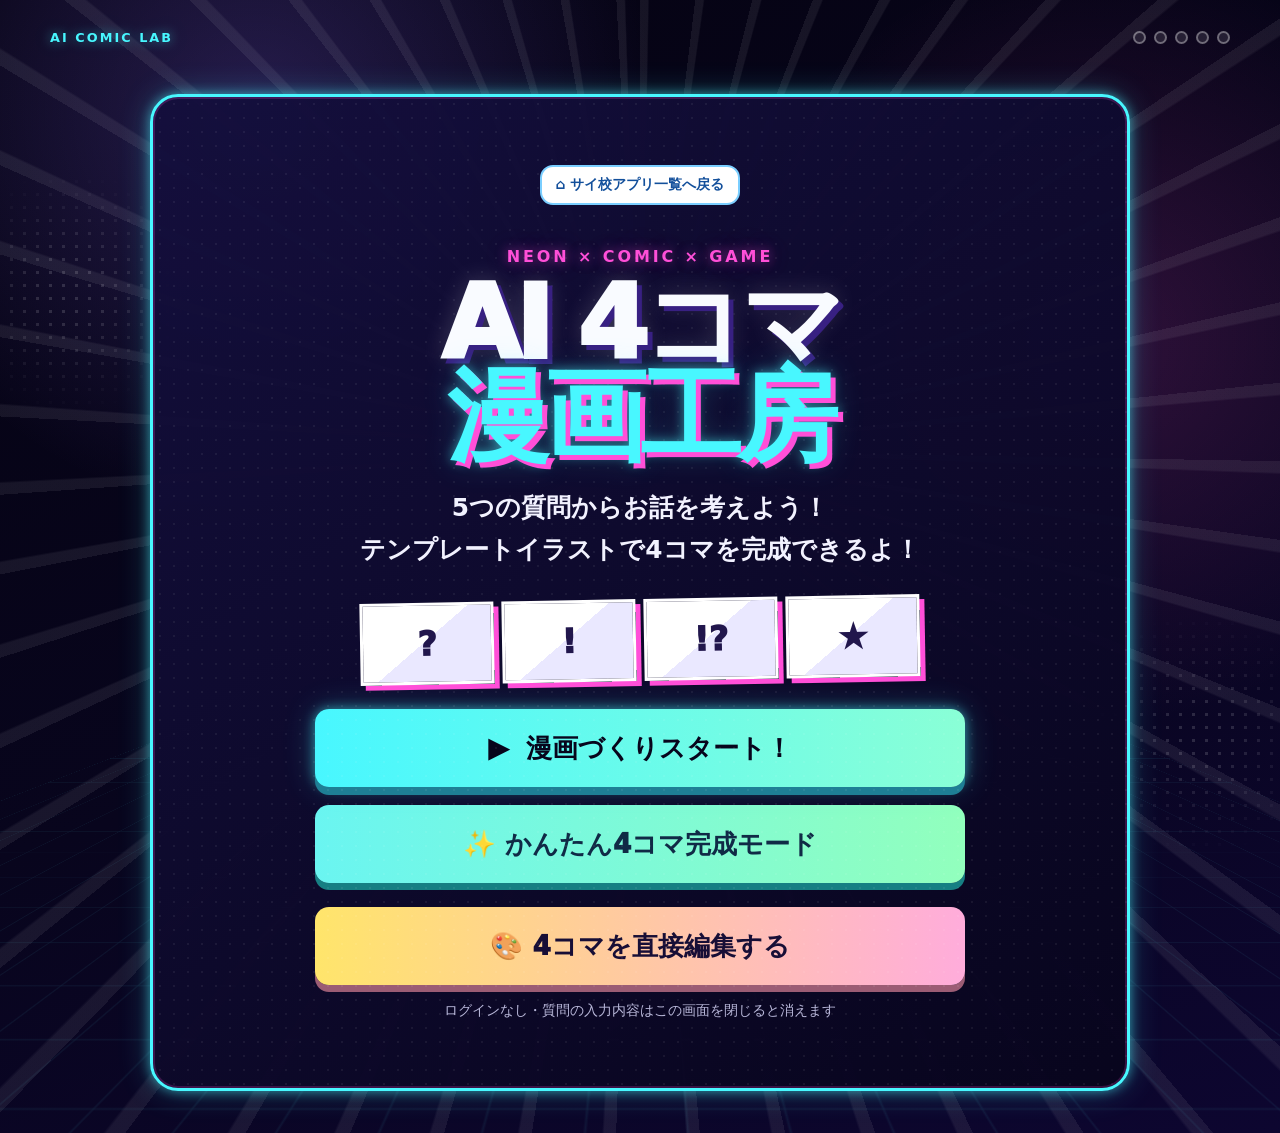
<file: index.html>
<!doctype html>
<html lang="ja">
<head>
  <meta charset="utf-8" />
  <meta name="viewport" content="width=device-width, initial-scale=1" />
  <meta name="theme-color" content="#08051d" />
  <title>AI 4コマ漫画工房</title>
  <meta name="description" content="5つの質問からストーリーを作り、画像・セリフ編集、PNG保存、A4印刷までできる無料の4コマ漫画工房。" />
  <link rel="stylesheet" href="styles.css" />
</head>
<body>
  <div class="bg-grid" aria-hidden="true"></div>
  <div class="speed-lines" aria-hidden="true"></div>
  <div class="halftone halftone-a" aria-hidden="true"></div>
  <div class="halftone halftone-b" aria-hidden="true"></div>

  <main class="app-shell" id="app">
    <header class="topbar">
      <div class="brand-mini">AI COMIC LAB</div>
      <div class="step-dots" id="stepDots" aria-label="進み具合"></div>
    </header>

    <section class="screen active" id="startScreen" aria-labelledby="appTitle">
      <div class="start-card comic-panel">
        <a href="https://selfwilled6412-cyber.github.io/base-iwakuni/saiko-apps/" style="display:inline-flex;align-items:center;gap:8px;background:#fff;color:#124f9b;font-size:14px;font-weight:900;text-decoration:none;border:2px solid #7aceff;border-radius:13px;padding:9px 14px;margin-bottom:12px">⌂ サイ校アプリ一覧へ戻る</a><div class="title-kicker">NEON × COMIC × GAME</div>
        <h1 id="appTitle">AI 4コマ<br /><span>漫画工房</span></h1>
        <p class="subtitle">5つの質問からお話を考えよう！<br />テンプレートイラストで4コマを完成できるよ！</p>
        <div class="comic-strip" aria-hidden="true">
          <span>?</span><span>!</span><span>!?</span><span>★</span>
        </div>
        <button class="primary-btn giant" id="startBtn" type="button">
          <span class="btn-icon">▶</span>
          漫画づくりスタート！
        </button>
        <a class="primary-btn giant" href="quick.html" style="display:flex;align-items:center;justify-content:center;margin:18px auto 0;text-decoration:none;background:linear-gradient(90deg,#6af5f1,#92ffbd);box-shadow:0 7px 0 #167f83;color:#102a46">✨ かんたん4コマ完成モード</a>
        <a class="primary-btn giant" href="studio.html" style="display:flex;align-items:center;justify-content:center;margin:24px auto 0;text-decoration:none;background:linear-gradient(90deg,#ffe56b,#ffacdb);box-shadow:0 7px 0 #9b5c74;color:#170e36">🎨 4コマを直接編集する</a>
        <p class="privacy-note">ログインなし・質問の入力内容はこの画面を閉じると消えます</p>
      </div>
    </section>

    <section class="screen" id="questionScreen" aria-live="polite">
      <div class="question-card comic-panel">
        <div class="question-meta">
          <span class="question-number" id="questionNumber">Q1 / 5</span>
          <span class="question-badge" id="questionBadge">主人公を決めよう！</span>
        </div>
        <h2 id="questionTitle">主人公は誰・何？</h2>
        <p class="question-help" id="questionHelp">人でも、動物でも、食べ物でも、何でもOK！</p>

        <label class="input-wrap" for="answerInput">
          <span class="input-label">ここに入力</span>
          <textarea id="answerInput" rows="3" maxlength="100" placeholder="例：メイド服を着た、がたいのいいおじさん"></textarea>
          <span class="char-count"><span id="charCount">0</span>/100</span>
        </label>

        <div class="choice-area">
          <p class="choice-title">思いつかない時は、ボタンを押してOK！</p>
          <div class="choice-grid" id="choiceGrid"></div>
          <button class="random-btn" id="randomBtn" type="button">🎲 おまかせ！</button>
        </div>

        <div class="nav-row">
          <button class="secondary-btn" id="backBtn" type="button">← 戻る</button>
          <button class="primary-btn" id="nextBtn" type="button">これでOK！ 次へ →</button>
        </div>
      </div>
    </section>

    <section class="screen" id="resultScreen" aria-labelledby="resultTitle">
      <div class="result-card comic-panel">
        <div class="success-stamp">READY!</div>
        <h2 id="resultTitle">4コマ完成準備OK！</h2>
        <p class="result-lead">下のプロンプトをコピーして、ChatGPTに貼り付けよう！</p>

        <div class="preview-strip" id="previewStrip"></div>

        <div class="prompt-box">
          <div class="prompt-head">
            <span>完成プロンプト</span>
            <span class="prompt-chip">COPY & PASTE</span>
          </div>
          <textarea id="finalPrompt" readonly aria-label="ChatGPTに貼る完成プロンプト"></textarea>
        </div>

        <button class="primary-btn giant" id="quickModeBtn" type="button" style="display:block;margin:20px auto 0;background:linear-gradient(90deg,#6af5f1,#92ffbd);box-shadow:0 7px 0 #167f83;color:#102a46">✨ イラスト付き4コマをかんたん作成！</button>
        <button class="primary-btn giant" id="openStudioBtn" type="button" style="display:block;margin:26px auto 0;background:linear-gradient(90deg,#ffe56b,#ffacdb);box-shadow:0 7px 0 #9b5c74;color:#170e36">🎨 この物語を4コマに仕上げる！</button>
        <button class="primary-btn giant copy-btn" id="copyBtn" type="button">📋 プロンプトをコピー</button>
        <div class="copy-message" id="copyMessage" role="status" aria-live="polite"></div>

        <div class="finish-actions">
          <button class="secondary-btn" id="editBtn" type="button">← 内容を直す</button>
          <button class="reset-btn" id="restartBtn" type="button">⟳ 最初からやり直す</button>
        </div>
      </div>
    </section>

    <button class="floating-reset" id="floatingReset" type="button" hidden>⟳ 最初から</button>
  </main>

  <script src="app.js"></script>
</body>
</html>
</file>
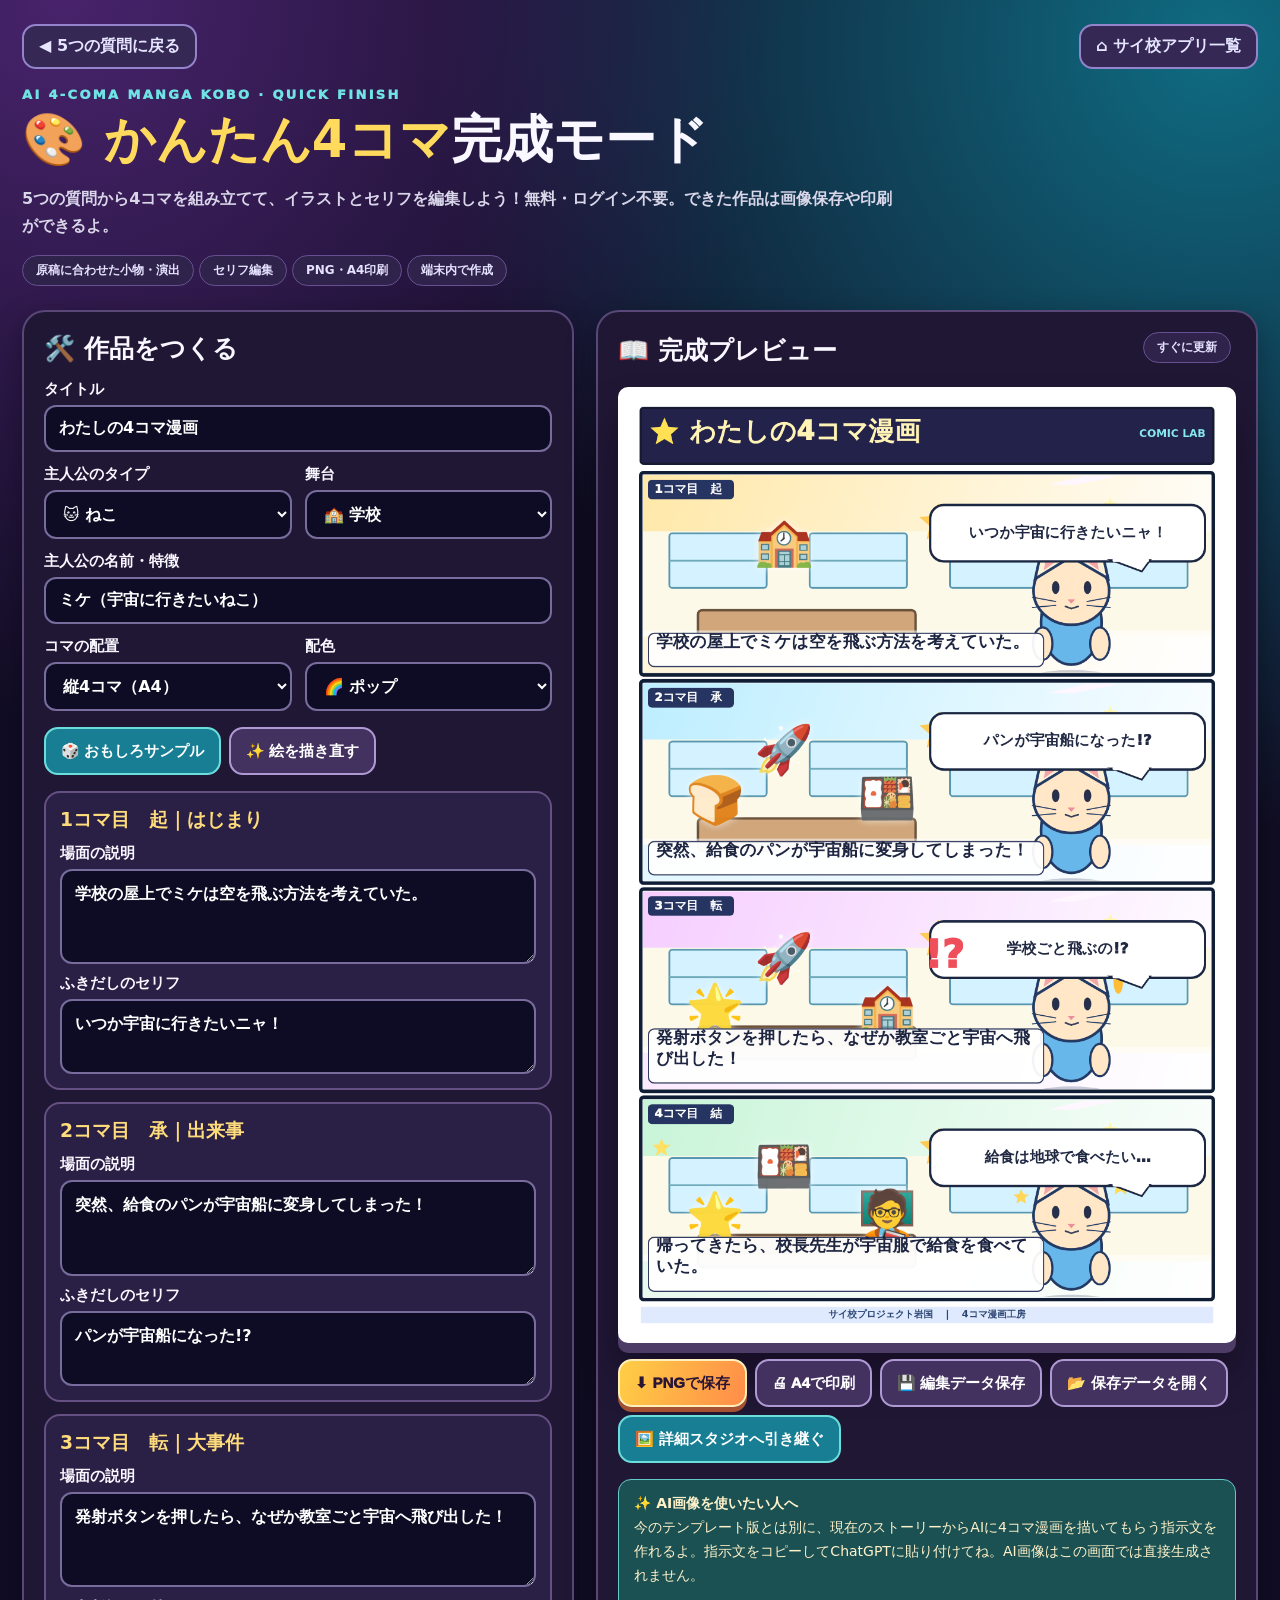
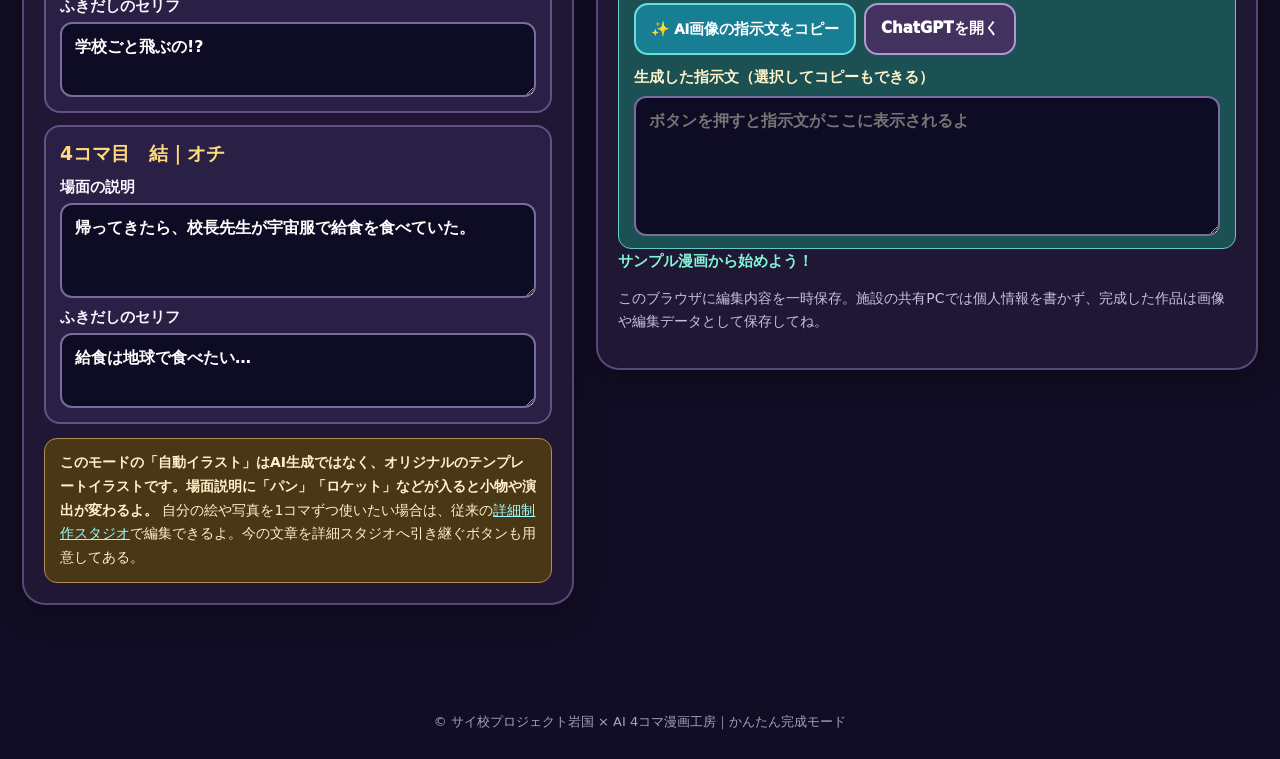
<file: quick.html>
<!doctype html>
<html lang="ja"><head><meta charset="utf-8"><meta name="viewport" content="width=device-width,initial-scale=1"><meta name="theme-color" content="#15102e"><title>かんたん4コマ完成モード｜AI 4コマ漫画工房</title>
<meta name="description" content="質問の答えから4コマ漫画を自動でレイアウト。オリジナルのテンプレートイラスト、編集、PNG保存、A4印刷に対応。">
<style>
:root{color-scheme:dark;font-family:system-ui,-apple-system,"Noto Sans JP",sans-serif;color:#f9f7ff;background:#110d24}
*{box-sizing:border-box}body{margin:0;background:radial-gradient(circle at 5% 0%,#48236c 0,transparent 27%),radial-gradient(circle at 95% 2%,#0f6c82 0,transparent 30%),#110d24;min-height:100vh}
.top{max-width:1500px;margin:auto;padding:24px 22px 9px;display:flex;justify-content:space-between;gap:16px;align-items:center;flex-wrap:wrap}.back{color:#e6e5ff;text-decoration:none;font-weight:900;min-height:44px;display:inline-flex;align-items:center;background:#352855;padding:10px 15px;border:2px solid #9384cc;border-radius:14px}.eyebrow{color:#70e3e5;letter-spacing:.18em;font-size:13px;font-weight:950}.header{max-width:1500px;margin:auto;padding:9px 22px 18px}.header h1{margin:7px 0;font-size:clamp(29px,4vw,52px);line-height:1.2}.header h1 span{color:#ffda5d}.header p{max-width:880px;line-height:1.65;font-weight:700;color:#d9d6e9;font-size:16px}.pill{display:inline-flex;background:#30234b;border:1px solid #665091;border-radius:20px;padding:6px 13px;margin:0 5px 6px 0;color:#e5e1ff;font-size:12px;font-weight:800}.columns{max-width:1500px;padding:0 22px 80px;display:grid;grid-template-columns:minmax(0,.91fr) minmax(0,1.09fr);gap:22px;margin:auto}.card{background:#201735;border:2px solid #594778;border-radius:23px;padding:20px;box-shadow:0 9px 30px #05020b55}.card h2{font-size:25px;margin:0 0 15px}.tip{font-size:14px;color:#c9c0e0;line-height:1.65}.formGrid{display:grid;grid-template-columns:repeat(2,minmax(0,1fr));gap:13px}.field{display:flex;flex-direction:column;gap:6px;font-weight:850;font-size:15px}.field input,.field select,.field textarea{width:100%;border:2px solid #776c9b;border-radius:12px;background:#0d0c24;color:#fff;padding:12px 13px;min-height:46px;font:inherit;font-size:16px;outline:none}.field input:focus-visible,.field select:focus-visible,.field textarea:focus-visible{border-color:#76e7eb;outline:3px solid #6eeaff55}.field textarea{resize:vertical;min-height:75px;line-height:1.4}.field.full{grid-column:1/-1}.row{display:flex;flex-wrap:wrap;gap:8px;margin:16px 0}.btn{min-height:48px;padding:11px 15px;border:2px solid #af99d4;border-radius:14px;color:#fff;background:#43315f;font-size:15px;font-weight:950;cursor:pointer;text-decoration:none;display:inline-flex;gap:6px;align-items:center;justify-content:center}.btn.primary{background:linear-gradient(110deg,#ffcf45,#ff8c49);border-color:#fff0bb;color:#2b1534;box-shadow:0 5px #a65232}.btn.alt{background:#187e94;border-color:#6bdedc}.btn:focus-visible{outline:4px solid #fbdb62;outline-offset:3px}.panels{display:grid;gap:12px;margin-top:10px}.panelEdit{padding:14px;background:#2a1f44;border:2px solid #655083;border-radius:16px}.panelEdit h3{margin:0 0 11px;color:#ffdc7b}.panelEdit .field{margin-bottom:10px}.panelEdit .field:last-child{margin:0}.preview{position:sticky;top:10px;align-self:start}.previewTop{display:flex;justify-content:space-between;gap:12px;align-items:center;flex-wrap:wrap}.previewTop h2{margin:0}.canvasWrap{background:#c2bdcb;border:12px solid #ffffff;border-radius:10px;margin:18px auto 14px;max-width:700px;box-shadow:0 10px 0 #4d3c66,0 30px 40px #07030d66}.canvasWrap canvas{display:block;width:100%;height:auto;background:#fff}.status{min-height:24px;color:#80f6d5;font-size:15px;font-weight:850;line-height:1.6}.notice{border:1px solid #b28c54;background:#493715;padding:12px 15px;margin-top:14px;border-radius:13px;font-size:14px;line-height:1.7;color:#fff2cb}footer{text-align:center;color:#a9a0bc;padding:28px;font-size:13px}body.print{background:#fff;color:#000}@media(max-width:1000px){.columns{grid-template-columns:1fr}.preview{position:static}.canvasWrap{max-width:650px}}@media(max-width:570px){.columns{padding:0 12px 55px;gap:14px}.card{padding:14px}.top,.header{padding-left:14px;padding-right:14px}.formGrid{grid-template-columns:1fr}.field.full{grid-column:auto}.row .btn{flex:1 1 40%}}@media print{@page{size:A4 portrait;margin:8mm}*{print-color-adjust:exact;-webkit-print-color-adjust:exact}body{background:#fff;color:#000}.top,.header,.editCard,.previewTop,.row,.status,.notice,footer{display:none!important}.columns{display:block;padding:0;margin:0}.preview{position:static;padding:0;border:0;box-shadow:none;background:#fff}.canvasWrap{margin:auto;border:0;box-shadow:none;width:min(100%,185mm);max-width:185mm}canvas{width:100%!important;height:auto!important}}
</style></head><body>
<div class="top"><a class="back" href="index.html">◀ 5つの質問に戻る</a><a class="back" href="https://selfwilled6412-cyber.github.io/base-iwakuni/saiko-apps/">⌂ サイ校アプリ一覧</a></div>
<header class="header"><div class="eyebrow">AI 4-COMA MANGA KOBO · QUICK FINISH</div><h1>🎨 <span>かんたん4コマ</span>完成モード</h1>
<p>5つの質問から4コマを組み立てて、イラストとセリフを編集しよう！無料・ログイン不要。できた作品は画像保存や印刷ができるよ。</p>
<div><span class="pill">原稿に合わせた小物・演出</span><span class="pill">セリフ編集</span><span class="pill">PNG・A4印刷</span><span class="pill">端末内で作成</span></div></header>
<main class="columns"><section class="card editCard"><h2>🛠️ 作品をつくる</h2>
<div class="formGrid">
<label class="field full">タイトル<input type="text" id="title" maxlength="50" value="わたしの4コマ漫画"></label>
<label class="field">主人公のタイプ<select id="type"><option value="cat">🐱 ねこ</option><option value="human">🙂 人間</option><option value="robot">🤖 ロボット</option><option value="alien">👽 宇宙人</option><option value="food">🍮 食べもの</option></select></label>
<label class="field">舞台<select id="theme"><option value="school">🏫 学校</option><option value="city">🏙️ まち</option><option value="room">🏠 おうち</option><option value="space">🚀 宇宙</option><option value="park">🌳 公園</option></select></label>
<label class="field full">主人公の名前・特徴<input type="text" id="hero" maxlength="100" placeholder="例：ランドセルのねこ・ミケ"></label>
<label class="field">コマの配置<select id="layout"><option value="vertical">縦4コマ（A4）</option><option value="grid">2×2（SNS向け）</option></select></label>
<label class="field">配色<select id="palette"><option value="pop">🌈 ポップ</option><option value="pastel">🩷 パステル</option><option value="cool">🌃 クール</option></select></label>
</div>
<div class="row"><button class="btn alt" id="demo" type="button">🎲 おもしろサンプル</button><button class="btn" id="rerender" type="button">✨ 絵を描き直す</button></div>
<div class="panels" id="panelFields"></div>
<div class="notice"><strong>このモードの「自動イラスト」はAI生成ではなく、オリジナルのテンプレートイラストです。場面説明に「パン」「ロケット」などが入ると小物や演出が変わるよ。</strong> 自分の絵や写真を1コマずつ使いたい場合は、従来の<a href="studio.html" style="color:#9ffcff">詳細制作スタジオ</a>で編集できるよ。今の文章を詳細スタジオへ引き継ぐボタンも用意してある。</div>
</section>
<section class="card preview"><div class="previewTop"><h2>📖 完成プレビュー</h2><span class="pill">すぐに更新</span></div><div class="canvasWrap"><canvas id="comic" width="1000" height="1550" role="img" aria-label="制作中の4コマ漫画プレビュー"></canvas></div>
<div class="row"><button id="savePng" class="btn primary" type="button">⬇ PNGで保存</button><button id="print" class="btn" type="button">🖨 A4で印刷</button><button id="saveJson" class="btn" type="button">💾 編集データ保存</button><label for="loadJson" class="btn">📂 保存データを開く<input type="file" id="loadJson" accept=".json,application/json" hidden></label><button id="toStudio" class="btn alt" type="button">🖼️ 詳細スタジオへ引き継ぐ</button></div>
<div class="notice" style="border-color:#64c8c7;background:#1b5152">
<strong>✨ AI画像を使いたい人へ</strong><br>
今のテンプレート版とは別に、現在のストーリーからAIに4コマ漫画を描いてもらう指示文を作れるよ。指示文をコピーしてChatGPTに貼り付けてね。AI画像はこの画面では直接生成されません。
<div class="row" style="margin-bottom:0"><button class="btn alt" type="button" id="copyAIPrompt">✨ AI画像の指示文をコピー</button><a class="btn" href="https://chatgpt.com/" target="_blank" rel="noopener noreferrer">ChatGPTを開く</a></div>
<label class="field" style="margin-top:10px" for="aiPromptText">生成した指示文（選択してコピーもできる）<textarea id="aiPromptText" rows="5" readonly placeholder="ボタンを押すと指示文がここに表示されるよ"></textarea></label>
</div><div id="status" class="status" role="status"></div><p class="tip">このブラウザに編集内容を一時保存。施設の共有PCでは個人情報を書かず、完成した作品は画像や編集データとして保存してね。</p></section></main>
<footer>© サイ校プロジェクト岩国 × AI 4コマ漫画工房｜かんたん完成モード</footer>
<script src="quick.js"></script></body></html>
</file>
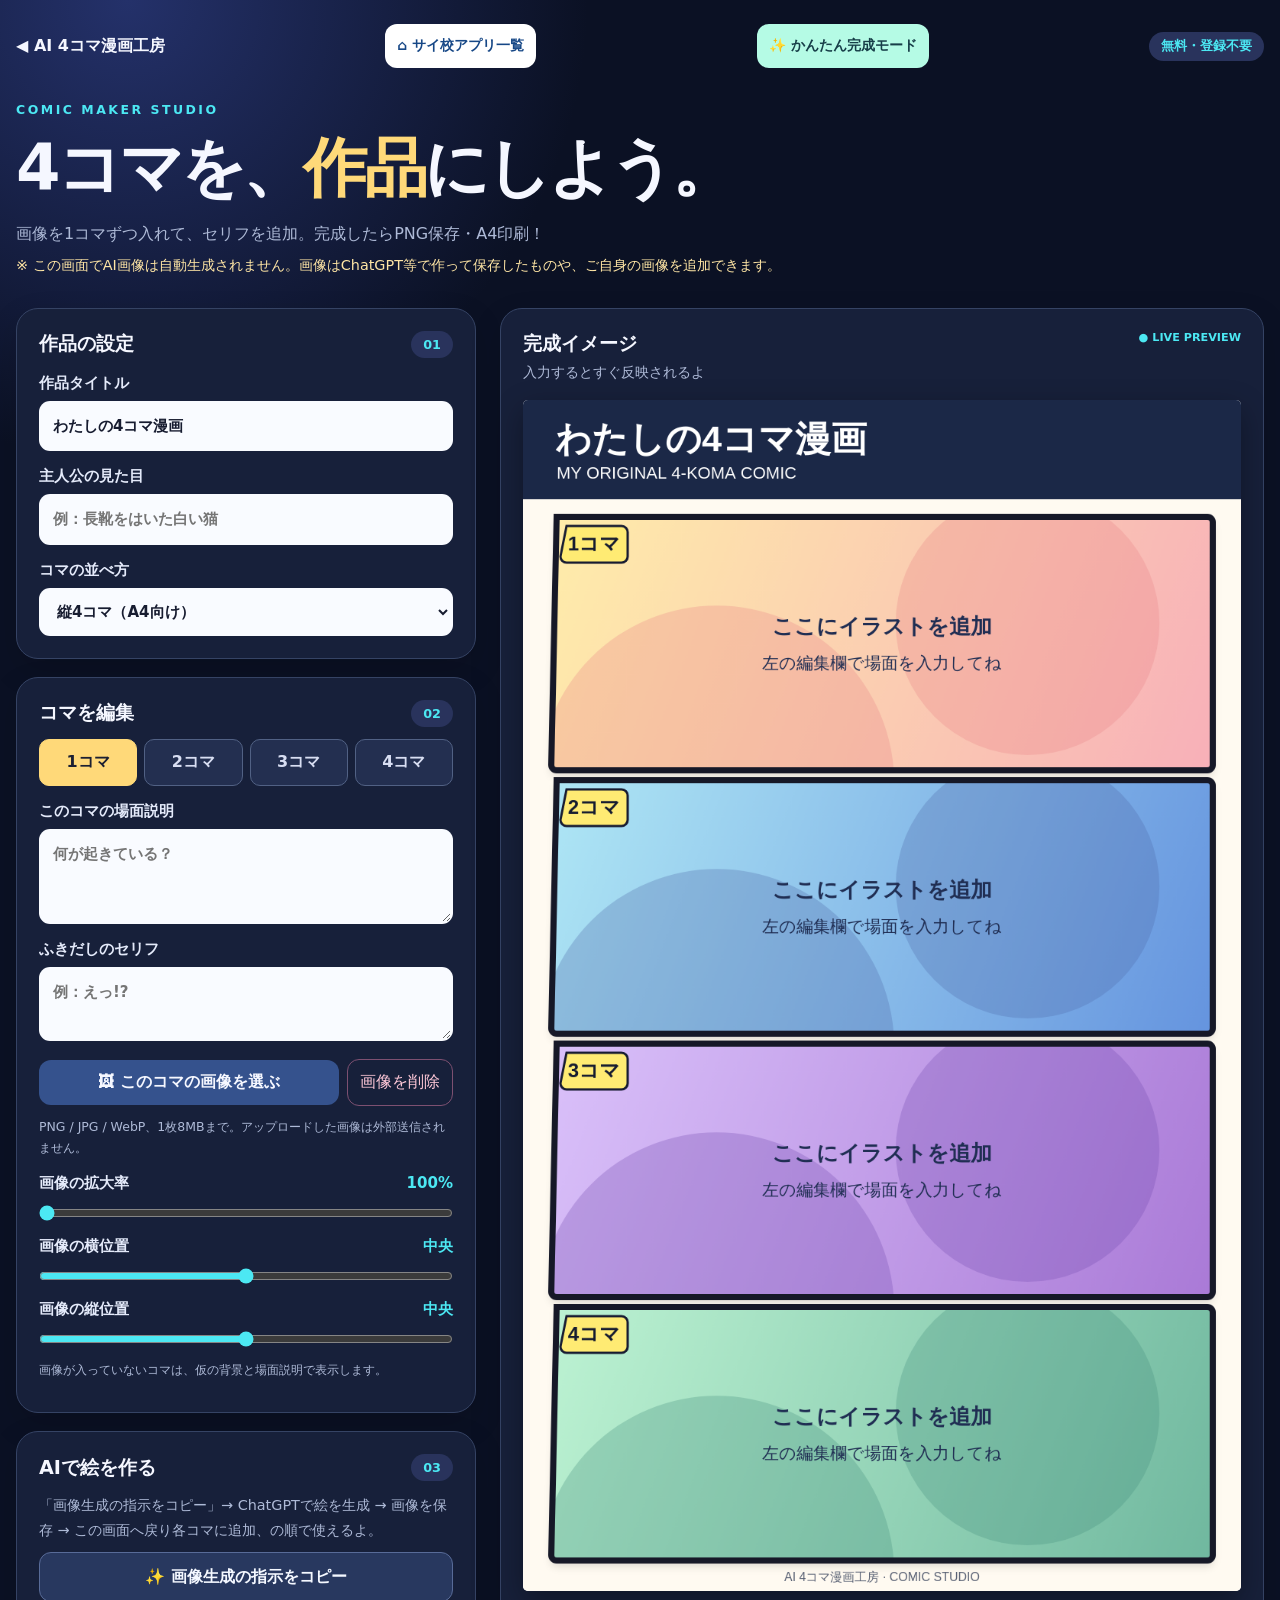
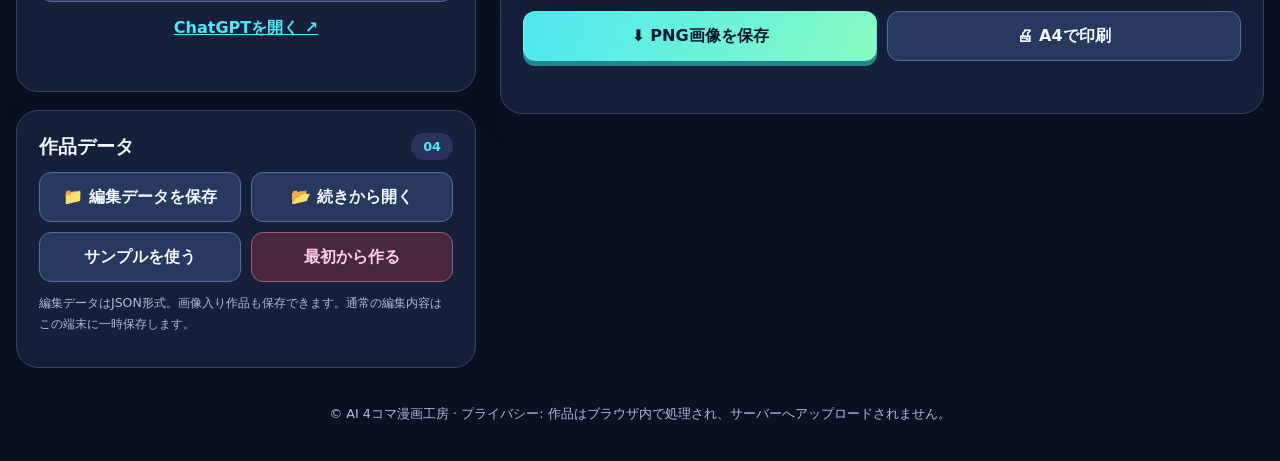
<file: studio.html>
<!doctype html>
<html lang="ja">
<head>
  <meta charset="utf-8">
  <meta name="viewport" content="width=device-width,initial-scale=1">
  <meta name="theme-color" content="#10152d">
  <meta name="description" content="無料で4コマ漫画を編集・保存・印刷できる制作スタジオ。">
  <title>4コマ漫画制作スタジオ | AI 4コマ漫画工房</title>
  <link rel="stylesheet" href="studio.css">
</head>
<body>
  <div class="shell">
    <header class="top">
      <a class="brand" href="index.html">◀ AI 4コマ漫画工房</a><a href="https://selfwilled6412-cyber.github.io/base-iwakuni/saiko-apps/" style="display:inline-flex;align-items:center;min-height:44px;padding:9px 12px;border-radius:12px;background:#fff;color:#164786;text-decoration:none;font-size:14px;font-weight:900">⌂ サイ校アプリ一覧</a>
      <a href="quick.html" style="display:inline-flex;align-items:center;min-height:44px;padding:9px 12px;border-radius:12px;background:#b5fbe5;color:#173e48;text-decoration:none;font-size:14px;font-weight:900">✨ かんたん完成モード</a><span class="pill">無料・登録不要</span>
    </header>
    <div class="intro">
      <div class="eyebrow">COMIC MAKER STUDIO</div>
      <h1>4コマを、<em>作品</em>にしよう。</h1>
      <p>画像を1コマずつ入れて、セリフを追加。完成したらPNG保存・A4印刷！</p>
      <p class="notice">※ この画面でAI画像は自動生成されません。画像はChatGPT等で作って保存したものや、ご自身の画像を追加できます。</p>
    </div>
    <div class="workspace">
      <div class="tools">
        <section class="box">
          <div class="section-head"><h2>作品の設定</h2><span class="step">01</span></div>
          <label>作品タイトル <input id="title" type="text" maxlength="45" placeholder="例：ねこの大冒険"></label>
          <label>主人公の見た目 <input id="hero" type="text" maxlength="120" placeholder="例：長靴をはいた白い猫"></label>
          <label>コマの並べ方
            <select id="layout">
              <option value="vertical">縦4コマ（A4向け）</option>
              <option value="grid">2×2（SNS向け）</option>
            </select>
          </label>
        </section>
        <section class="box">
          <div class="section-head"><h2>コマを編集</h2><span class="step">02</span></div>
          <div class="tabs" role="tablist" aria-label="編集するコマ">
            <button type="button" class="tab active" data-panel="0" aria-selected="true">1コマ</button>
            <button type="button" class="tab" data-panel="1" aria-selected="false">2コマ</button>
            <button type="button" class="tab" data-panel="2" aria-selected="false">3コマ</button>
            <button type="button" class="tab" data-panel="3" aria-selected="false">4コマ</button>
          </div>
          <div class="panel-edit">
            <label>このコマの場面説明
              <textarea id="scene" maxlength="180" rows="3" placeholder="何が起きている？"></textarea>
            </label>
            <label>ふきだしのセリフ
              <textarea id="speech" maxlength="90" rows="2" placeholder="例：えっ!?"></textarea>
            </label>
            <div class="upload-group">
              <label class="upload-button" for="panelImage">🖼 このコマの画像を選ぶ
                <input id="panelImage" type="file" accept="image/png,image/jpeg,image/webp">
              </label>
              <button class="subtle" type="button" id="clearImage">画像を削除</button>
            </div>
            <p class="hint">PNG / JPG / WebP、1枚8MBまで。アップロードした画像は外部送信されません。</p>
            <label>画像の拡大率 <span id="zoomValue">100%</span>
              <input id="zoom" type="range" min="100" max="260" step="5" value="100">
            </label>
            <label>画像の横位置 <span id="xValue">中央</span>
              <input id="offsetX" type="range" min="-100" max="100" step="5" value="0">
            </label>
            <label>画像の縦位置 <span id="yValue">中央</span>
              <input id="offsetY" type="range" min="-100" max="100" step="5" value="0">
            </label>
            <p class="hint">画像が入っていないコマは、仮の背景と場面説明で表示します。</p>
          </div>
        </section>
        <section class="box">
          <div class="section-head"><h2>AIで絵を作る</h2><span class="step">03</span></div>
          <p class="hint larger">「画像生成の指示をコピー」→ ChatGPTで絵を生成 → 画像を保存 → この画面へ戻り各コマに追加、の順で使えるよ。</p>
          <button type="button" class="btn secondary full" id="copyAI">✨ 画像生成の指示をコピー</button>
          <a class="external" href="https://chatgpt.com/" target="_blank" rel="noopener noreferrer">ChatGPTを開く ↗</a>
          <div id="aiStatus" class="status" role="status" aria-live="polite"></div>
        </section>
        <section class="box">
          <div class="section-head"><h2>作品データ</h2><span class="step">04</span></div>
          <div class="actions compact">
            <button type="button" class="btn secondary" id="saveProject">📁 編集データを保存</button>
            <label for="loadProject" class="btn secondary file-label">📂 続きから開く<input id="loadProject" type="file" accept=".json,application/json"></label>
            <button type="button" class="btn secondary" id="demo">サンプルを使う</button>
            <button type="button" class="btn danger" id="reset">最初から作る</button>
          </div>
          <p class="hint">編集データはJSON形式。画像入り作品も保存できます。通常の編集内容はこの端末に一時保存します。</p>
        </section>
      </div>
      <section class="output">
        <div class="output-top">
          <div><h2>完成イメージ</h2><p>入力するとすぐ反映されるよ</p></div>
          <span class="live">● LIVE PREVIEW</span>
        </div>
        <canvas id="comic" width="940" height="1560" role="img" aria-label="編集中の4コマ漫画のプレビュー"></canvas>
        <div class="actions export">
          <button type="button" class="btn primary" id="download">⬇ PNG画像を保存</button>
          <button type="button" class="btn secondary" id="print">🖨 A4で印刷</button>
        </div>
        <div id="status" class="status" role="status" aria-live="polite"></div>
      </section>
    </div>
    <footer>© AI 4コマ漫画工房 · プライバシー: 作品はブラウザ内で処理され、サーバーへアップロードされません。</footer>
  </div>
  <div id="printSheet"><img id="printImage" alt="印刷用4コマ漫画"></div>
  <script src="studio.js"></script>
</body>
</html>
</file>
<file: styles.css>
:root {
  --bg: #08051d;
  --panel: rgba(14, 10, 44, .94);
  --ink: #f9fbff;
  --muted: #b8b7d9;
  --cyan: #48f7ff;
  --pink: #ff4fd8;
  --yellow: #ffe56b;
  --violet: #8d6bff;
  --danger: #ff6b8a;
  --shadow-cyan: 0 0 12px rgba(72,247,255,.55), 0 0 32px rgba(72,247,255,.24);
  --shadow-pink: 0 0 12px rgba(255,79,216,.55), 0 0 32px rgba(255,79,216,.22);
}

* { box-sizing: border-box; }
html, body { min-height: 100%; }
body {
  margin: 0;
  color: var(--ink);
  background:
    radial-gradient(circle at 20% 10%, rgba(141,107,255,.24), transparent 25rem),
    radial-gradient(circle at 86% 30%, rgba(255,79,216,.16), transparent 24rem),
    linear-gradient(160deg, #050312 0%, var(--bg) 54%, #0d0630 100%);
  font-family: "Yu Gothic", "Hiragino Kaku Gothic ProN", "Meiryo", system-ui, sans-serif;
  overflow-x: hidden;
}

button, textarea { font: inherit; }
button { cursor: pointer; }
button:focus-visible, textarea:focus-visible { outline: 4px solid var(--yellow); outline-offset: 3px; }

.bg-grid {
  position: fixed; inset: 0; pointer-events: none; opacity: .13;
  background-image:
    linear-gradient(rgba(72,247,255,.45) 1px, transparent 1px),
    linear-gradient(90deg, rgba(72,247,255,.45) 1px, transparent 1px);
  background-size: 44px 44px;
  transform: perspective(600px) rotateX(60deg) translateY(32vh) scale(1.4);
  transform-origin: center bottom;
}

.speed-lines {
  position: fixed; inset: -30%; pointer-events: none; opacity: .07;
  background: repeating-conic-gradient(from 0deg at 50% 50%, #fff 0 1deg, transparent 1.2deg 7deg);
  animation: spin 30s linear infinite;
}
@keyframes spin { to { transform: rotate(360deg); } }

.halftone { position: fixed; width: 260px; height: 260px; pointer-events: none; opacity: .14; background: radial-gradient(circle, #fff 1.5px, transparent 2px); background-size: 13px 13px; mask-image: radial-gradient(circle, #000 15%, transparent 68%); }
.halftone-a { left: -60px; top: 18%; }
.halftone-b { right: -50px; bottom: 4%; }

.app-shell { width: min(1180px, calc(100% - 32px)); margin: 0 auto; min-height: 100vh; position: relative; z-index: 2; }
.topbar { height: 74px; display: flex; align-items: center; justify-content: space-between; gap: 20px; }
.brand-mini { font-weight: 900; letter-spacing: .16em; color: var(--cyan); text-shadow: var(--shadow-cyan); font-size: clamp(.72rem, 1vw, .92rem); }
.step-dots { display: flex; gap: 8px; }
.step-dot { width: 13px; height: 13px; border-radius: 50%; border: 2px solid rgba(255,255,255,.34); background: rgba(255,255,255,.1); transition: .2s ease; }
.step-dot.done { border-color: var(--cyan); background: var(--cyan); box-shadow: var(--shadow-cyan); }
.step-dot.current { transform: scale(1.35); border-color: var(--yellow); background: var(--yellow); box-shadow: 0 0 16px rgba(255,229,107,.75); }

.screen { display: none; min-height: calc(100vh - 74px); align-items: center; justify-content: center; padding: 20px 0 42px; }
.screen.active { display: flex; animation: screenIn .34s ease both; }
@keyframes screenIn { from { opacity: 0; transform: translateY(18px) scale(.985); } to { opacity: 1; transform: none; } }

.comic-panel {
  width: min(980px, 100%);
  position: relative;
  border: 3px solid var(--cyan);
  border-radius: 28px;
  background: linear-gradient(145deg, rgba(20,15,61,.96), rgba(8,5,29,.97));
  box-shadow: var(--shadow-cyan), inset 0 0 0 2px rgba(255,79,216,.19);
  overflow: hidden;
}
.comic-panel::before {
  content: ""; position: absolute; inset: 0; pointer-events: none; opacity: .06;
  background-image: radial-gradient(circle, #fff 1.2px, transparent 1.4px); background-size: 14px 14px;
}

.start-card { text-align: center; padding: clamp(34px, 6vw, 68px); }
.burst-label { display: inline-block; position: relative; z-index: 1; padding: 10px 18px; background: var(--yellow); color: #241653; font-weight: 1000; transform: rotate(-2deg); box-shadow: 8px 8px 0 var(--pink); }
.title-kicker { margin-top: 30px; color: var(--pink); font-weight: 900; letter-spacing: .18em; text-shadow: var(--shadow-pink); }
h1 { position: relative; z-index: 1; margin: 12px 0 10px; font-size: clamp(3rem, 8vw, 6.9rem); line-height: .9; letter-spacing: -.055em; font-weight: 1000; text-shadow: 5px 5px 0 #382082, 0 0 24px rgba(255,255,255,.18); }
h1 span { color: var(--cyan); text-shadow: 5px 5px 0 var(--pink), var(--shadow-cyan); }
.subtitle { position: relative; z-index: 1; font-size: clamp(1.08rem, 2vw, 1.55rem); line-height: 1.7; font-weight: 800; color: #f2f2ff; }
.comic-strip { display: grid; grid-template-columns: repeat(4, 1fr); gap: 8px; width: min(560px, 92%); margin: 28px auto; transform: rotate(-1deg); }
.comic-strip span { min-height: 82px; display: grid; place-items: center; border: 3px solid #fff; background: linear-gradient(140deg, #fff 0 48%, #eae8ff 48% 100%); color: #21164c; font-size: 2.1rem; font-weight: 1000; box-shadow: 5px 5px 0 var(--pink); }
.privacy-note { color: var(--muted); margin: 16px 0 0; font-size: .9rem; }

.primary-btn, .secondary-btn, .reset-btn, .random-btn, .choice-btn {
  border: 0; border-radius: 14px; font-weight: 1000; transition: transform .16s ease, filter .16s ease, box-shadow .16s ease;
}
.primary-btn:hover, .secondary-btn:hover, .reset-btn:hover, .random-btn:hover, .choice-btn:hover { transform: translateY(-2px) scale(1.01); filter: brightness(1.08); }
.primary-btn { min-height: 62px; padding: 16px 28px; color: #07051c; background: linear-gradient(90deg, var(--cyan), #8affd6); box-shadow: 0 8px 0 #1e7f95, var(--shadow-cyan); font-size: 1.15rem; }
.primary-btn:active { transform: translateY(5px); box-shadow: 0 3px 0 #1e7f95, var(--shadow-cyan); }
.primary-btn.giant { min-height: 78px; width: min(650px, 100%); font-size: clamp(1.2rem, 2.3vw, 1.65rem); }
.btn-icon { margin-right: 8px; }
.secondary-btn { min-height: 56px; padding: 14px 22px; color: #fff; background: #241a58; border: 2px solid #7166b6; }
.reset-btn { min-height: 56px; padding: 14px 22px; color: #fff; background: rgba(255,107,138,.12); border: 2px solid var(--danger); }
.random-btn { min-height: 60px; padding: 14px 26px; color: #241653; background: var(--yellow); box-shadow: 0 7px 0 #a78e29, 0 0 20px rgba(255,229,107,.28); font-size: 1.12rem; }

.question-card { padding: clamp(28px, 4.8vw, 52px); }
.question-meta { display: flex; flex-wrap: wrap; gap: 10px; align-items: center; position: relative; z-index: 1; }
.question-number { color: #241653; background: var(--cyan); font-weight: 1000; padding: 7px 12px; border-radius: 999px; }
.question-badge { color: var(--pink); font-weight: 900; }
h2 { position: relative; z-index: 1; margin: 18px 0 8px; font-size: clamp(2rem, 5vw, 4.4rem); line-height: 1.08; font-weight: 1000; letter-spacing: -.035em; }
.question-help { position: relative; z-index: 1; margin: 0 0 26px; color: var(--muted); font-size: clamp(1rem, 1.5vw, 1.2rem); font-weight: 700; }
.input-wrap { display: block; position: relative; z-index: 1; }
.input-label { display: inline-block; margin-bottom: 8px; font-weight: 900; color: var(--cyan); }
textarea { width: 100%; resize: vertical; min-height: 120px; border-radius: 18px; border: 3px solid #7166b6; background: rgba(255,255,255,.95); color: #171128; padding: 18px 22px 32px; font-size: clamp(1.08rem, 1.8vw, 1.32rem); line-height: 1.55; font-weight: 700; box-shadow: inset 0 0 0 3px rgba(141,107,255,.11); }
textarea::placeholder { color: #8a8498; font-weight: 600; }
.char-count { position: absolute; right: 16px; bottom: 10px; color: #6d6680; font-size: .83rem; font-weight: 800; }
.choice-area { position: relative; z-index: 1; margin-top: 23px; }
.choice-title { margin: 0 0 12px; font-weight: 900; color: #f3f0ff; }
.choice-grid { display: grid; grid-template-columns: repeat(3, minmax(0, 1fr)); gap: 11px; margin-bottom: 15px; }
.choice-btn { min-height: 58px; padding: 13px 14px; color: #fff; background: linear-gradient(150deg, #35277a, #251b5f); border: 2px solid var(--violet); box-shadow: 0 0 16px rgba(141,107,255,.18); }
.choice-btn.selected { color: #241653; background: var(--pink); border-color: #fff; box-shadow: var(--shadow-pink); }
.nav-row { position: relative; z-index: 1; display: flex; justify-content: space-between; gap: 14px; margin-top: 30px; }
.nav-row .primary-btn { flex: 1; max-width: 420px; }

.result-card { padding: clamp(28px, 4.8vw, 52px); }
.success-stamp { display: inline-block; color: #241653; background: var(--yellow); padding: 8px 16px; font-weight: 1000; font-size: 1.2rem; transform: rotate(-3deg); box-shadow: 6px 6px 0 var(--pink); }
.result-card h2 { color: var(--cyan); text-shadow: var(--shadow-cyan); }
.result-lead { color: #eceaff; font-size: 1.12rem; font-weight: 800; }
.preview-strip { display: grid; grid-template-columns: repeat(4, minmax(0,1fr)); gap: 7px; margin: 24px 0; }
.preview-panel { border: 3px solid #fff; background: #fff; color: #21164c; min-height: 116px; padding: 12px; display: flex; flex-direction: column; gap: 6px; box-shadow: 4px 4px 0 var(--pink); }
.preview-panel strong { font-size: .83rem; background: #21164c; color: #fff; align-self: flex-start; padding: 3px 6px; }
.preview-panel span { font-weight: 900; line-height: 1.35; overflow-wrap: anywhere; }
.prompt-box { position: relative; z-index: 1; border: 2px solid var(--violet); border-radius: 18px; overflow: hidden; background: rgba(0,0,0,.2); }
.prompt-head { display: flex; justify-content: space-between; align-items: center; gap: 12px; padding: 12px 16px; background: #241a58; font-weight: 900; }
.prompt-chip { color: #241653; background: var(--yellow); border-radius: 999px; padding: 5px 9px; font-size: .72rem; }
#finalPrompt { border: 0; border-radius: 0; min-height: 310px; background: rgba(255,255,255,.98); font-size: .98rem; font-weight: 600; }
.copy-btn { display: block; margin: 24px auto 0; background: linear-gradient(90deg, var(--pink), #ff95df); box-shadow: 0 8px 0 #9b2b85, var(--shadow-pink); color: #fff; }
.copy-message { min-height: 32px; text-align: center; margin-top: 15px; font-size: clamp(1.05rem, 2vw, 1.28rem); font-weight: 1000; color: var(--yellow); text-shadow: 0 0 13px rgba(255,229,107,.4); }
.finish-actions { display: flex; justify-content: center; gap: 12px; margin-top: 14px; }

.floating-reset { position: fixed; z-index: 20; right: 18px; bottom: 18px; border: 2px solid var(--danger); color: #fff; background: rgba(8,5,29,.88); backdrop-filter: blur(8px); border-radius: 999px; padding: 11px 15px; font-weight: 900; box-shadow: 0 0 18px rgba(255,107,138,.22); }

@media (max-width: 760px) {
  .app-shell { width: min(100% - 18px, 1180px); }
  .topbar { height: 58px; }
  .screen { min-height: calc(100vh - 58px); padding-top: 8px; }
  .comic-panel { border-radius: 20px; }
  .start-card, .question-card, .result-card { padding: 26px 18px; }
  .choice-grid { grid-template-columns: 1fr 1fr; }
  .nav-row, .finish-actions { flex-direction: column-reverse; }
  .nav-row .primary-btn { max-width: none; }
  .preview-strip { grid-template-columns: 1fr 1fr; }
  .comic-strip span { min-height: 60px; }
  .floating-reset { right: 10px; bottom: 10px; }
}

@media (max-width: 420px) {
  .choice-grid { grid-template-columns: 1fr; }
  .preview-strip { grid-template-columns: 1fr; }
  .brand-mini { display: none; }
  .topbar { justify-content: center; }
}

@media (prefers-reduced-motion: reduce) {
  *, *::before, *::after { animation-duration: .001ms !important; animation-iteration-count: 1 !important; scroll-behavior: auto !important; }
}
</file>
<file: studio.css>
:root{--bg:#0b1124;--card:#17203a;--border:#354364;--ink:#f5f7ff;--muted:#aebad7;--cyan:#4ce8f3;--yellow:#ffd979;--pink:#ff84c7}
*{box-sizing:border-box}body{margin:0;background:radial-gradient(circle at 10% 0,#24316a 0,transparent 460px),var(--bg);color:var(--ink);font-family:"Hiragino Kaku Gothic ProN","Yu Gothic",Meiryo,system-ui,sans-serif}button,input,select,textarea{font:inherit}button{cursor:pointer}a{color:var(--cyan)}.shell{width:min(1440px,calc(100% - 32px));margin:0 auto}.top{padding:24px 0;display:flex;align-items:center;justify-content:space-between;gap:10px}.brand{font-weight:900;color:var(--ink);text-decoration:none}.pill,.step{border-radius:999px;background:#29335c;color:var(--cyan);padding:6px 12px;font-size:.8rem;font-weight:800}.intro{margin:10px 0 30px}.eyebrow{color:var(--cyan);font-size:.78rem;letter-spacing:.2em;font-weight:900}.intro h1{font-size:clamp(2.2rem,5vw,4.2rem);letter-spacing:-.06em;margin:8px 0}.intro em{font-style:normal;color:var(--yellow)}.intro p{color:var(--muted);line-height:1.7;margin:6px 0}.intro .notice{color:#ffe6a5;font-size:.9rem}.workspace{display:grid;grid-template-columns:minmax(350px,460px) minmax(0,1fr);gap:24px;align-items:start}.tools{display:grid;gap:18px}.box,.output{border:1px solid var(--border);background:var(--card);border-radius:22px;padding:22px;box-shadow:0 12px 32px #0002}.section-head{display:flex;justify-content:space-between;align-items:center;margin-bottom:12px}.section-head h2,.output h2{font-size:1.2rem;margin:0}.box label:not(.file-label):not(.upload-button){display:block;font-weight:800;font-size:.94rem;margin:16px 0 0;color:#e4eafa}.box input[type=text],.box select,.box textarea{display:block;width:100%;margin-top:8px;background:#f9fbff;color:#171c30;border:2px solid transparent;border-radius:11px;padding:12px;line-height:1.5;outline:none}.box input:focus-visible,.box select:focus-visible,.box textarea:focus-visible{border-color:#53ddea;box-shadow:0 0 0 3px #53ddea55}.box textarea{resize:vertical;min-height:65px}.tabs{display:grid;grid-template-columns:repeat(4,1fr);gap:7px}.tab{padding:12px 4px;border:1px solid #516184;color:#d8def2;border-radius:10px;background:#232f50;font-weight:800}.tab.active{background:var(--yellow);border-color:var(--yellow);color:#1c2032}.upload-group{display:flex;align-items:center;gap:8px;flex-wrap:wrap;margin-top:18px}.upload-button{flex:1;display:inline-flex;align-items:center;justify-content:center;padding:12px 14px;border-radius:12px;background:#35528d;font-weight:900;cursor:pointer}.upload-button input,.file-label input{position:absolute;width:1px;height:1px;opacity:0;pointer-events:none}.subtle{background:transparent;color:#ffc8d8;border:1px solid #7d5071;padding:12px;border-radius:12px}.hint{font-size:.78rem;color:var(--muted);line-height:1.7;margin:10px 0}.hint.larger{font-size:.9rem}.box input[type=range]{display:block;width:100%;margin:12px 0;accent-color:var(--cyan)}label span{float:right;color:var(--cyan)}.btn{display:inline-flex;align-items:center;justify-content:center;min-height:50px;border-radius:12px;border:1px solid transparent;padding:12px 18px;text-align:center;font-weight:900;text-decoration:none}.btn.primary{background:linear-gradient(110deg,#4ce8f3,#86fbc1);color:#07152d;box-shadow:0 5px 0 #21878f}.btn.secondary{background:#28385f;color:#f4f8ff;border-color:#586b98}.btn.danger{background:#48283f;color:#ffcfdf;border-color:#9f5879}.btn.full{width:100%}.external{display:block;margin-top:16px;text-align:center;font-weight:800}.actions{display:flex;gap:10px;flex-wrap:wrap}.actions.compact>*{flex:1 1 45%}.file-label{cursor:pointer;position:relative}.output{position:sticky;top:12px}.output-top{display:flex;justify-content:space-between;gap:10px;align-items:start}.output-top p{font-size:.86rem;color:var(--muted);margin:7px 0 18px}.live{white-space:nowrap;color:var(--cyan);font-size:.7rem;font-weight:900}canvas{display:block;width:100%;height:auto;background:#fff;border-radius:5px;box-shadow:0 10px 30px #0005}.export{margin-top:20px}.export>*{flex:1}.status{min-height:20px;color:var(--yellow);font-size:.84rem;line-height:1.6;margin-top:10px}footer{padding:38px 0;color:var(--muted);font-size:.8rem;text-align:center}#printSheet{display:none}@media(max-width:1050px){.workspace{grid-template-columns:minmax(0,1fr)}.tools{grid-template-columns:repeat(2,minmax(0,1fr))}.output{position:static;max-width:750px;margin:auto}.output-top{align-items:center}}@media(max-width:650px){.shell{width:min(100% - 18px,1440px)}.top{padding:16px 4px}.tools{grid-template-columns:1fr}.box,.output{padding:17px;border-radius:16px}.workspace{gap:16px}.output-top{align-items:start}.intro{margin-bottom:20px}.intro h1{line-height:1.1}.export>*{flex:1 1 100%}}@media print{@page{size:A4 portrait;margin:7mm}body{background:#fff;margin:0}.shell{display:none}#printSheet{display:flex!important;position:absolute;inset:0;justify-content:center;align-items:start}#printSheet img{display:block;width:100%;max-height:275mm;object-fit:contain}}
</file>
